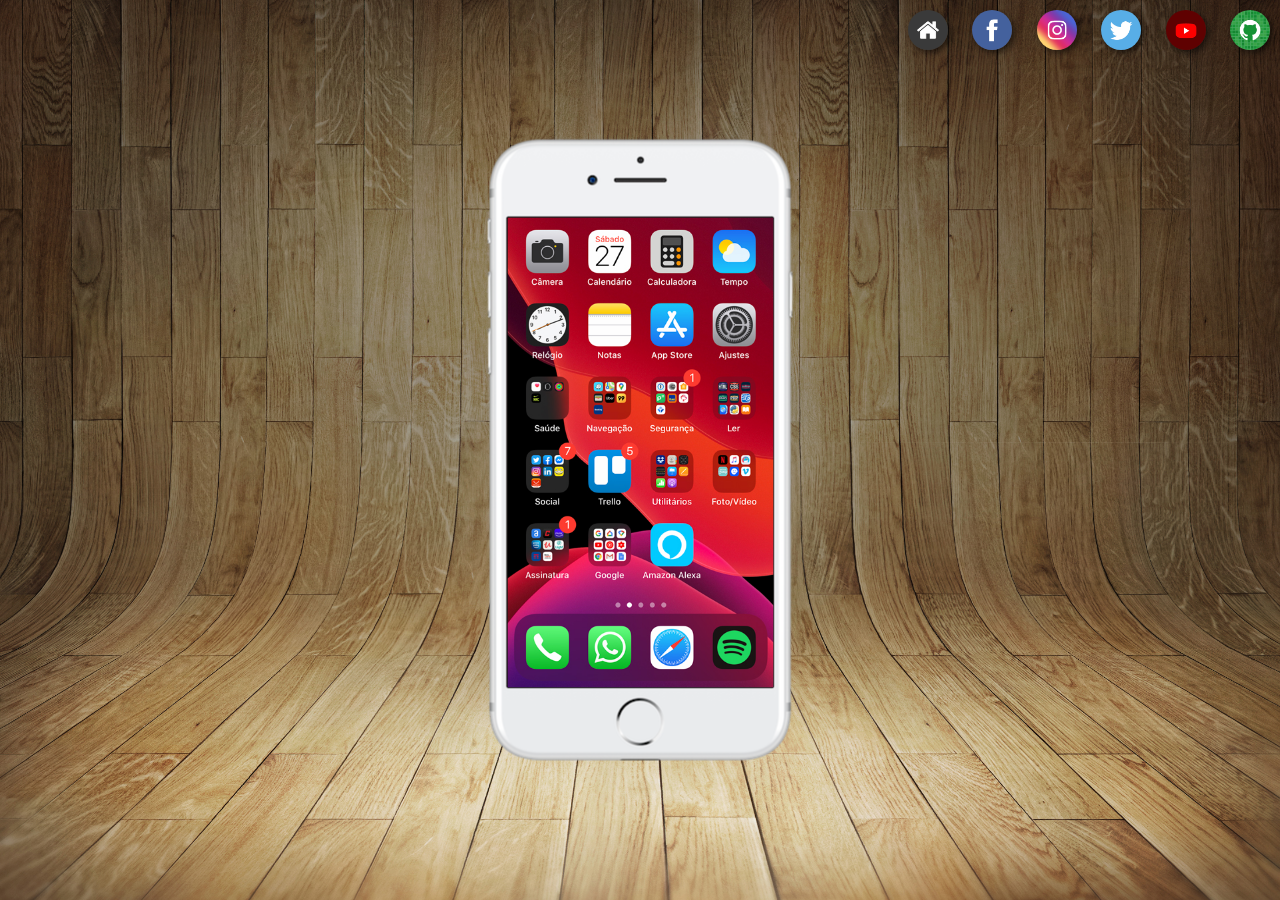
<file: index.html>
<!DOCTYPE html>
<html lang="pt-br">
<head>
    <meta charset="UTF-8">
    <meta http-equiv="X-UA-Compatible" content="IE=edge">
    <meta name="viewport" content="width=device-width, initial-scale=1.0">
    <link rel="shortcut icon" href="favicon.ico" type="image/x-icon">
    <link rel="stylesheet" href="estilos/style.css">
    <title>Projeto Redes Sociais</title>
</head>
<body>
    <main>
        <section id="telefone">
            <iframe src="home.html" frameborder="0" name="tela" id="tela">
                Seu navegador não é compatível com isso.
            </iframe>

        </section>
        <section id="redes-sociais">
            <a href="home.html" target="tela"><img src="imagens/logo-home.jpg" alt="Home"></a>
            <a href="face.html" target="tela"><img src="imagens/logo-facebook.jpg" alt="Facebook"></a>
            <a href="instagram.html" target="tela"><img src="imagens/logo-instagram.jpg" alt="Instagram"></a>
            <a href="twitter.html" target="tela"><img src="imagens/logo-twitter.jpg" alt="Twitter"></a>
            <a href="youtube.html" target="tela"><img src="imagens/logo-youtube.jpg" alt="Youtube"></a>
            <a href="github.html" target="tela"><img src="imagens/logo-github.jpg" alt="GitHub"></a>

        </section>

    </main>
</body>
</html>
</file>
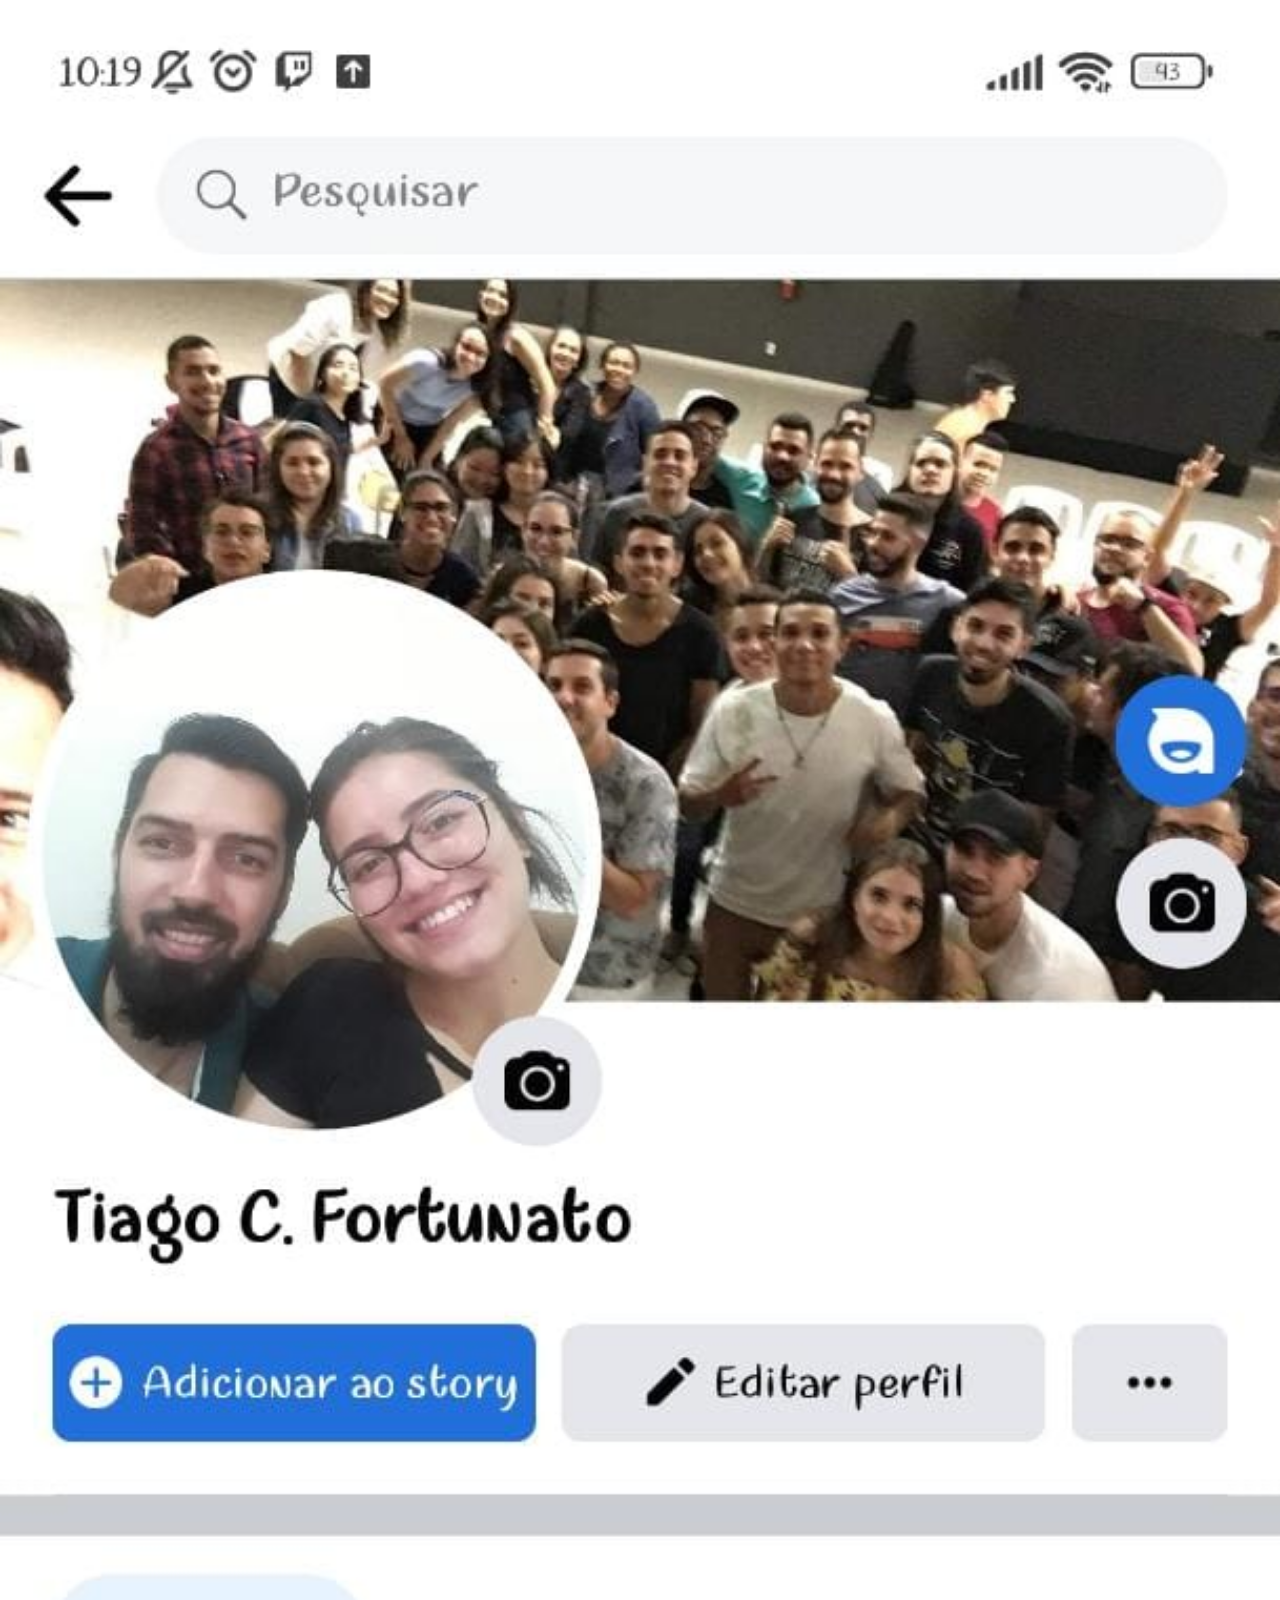
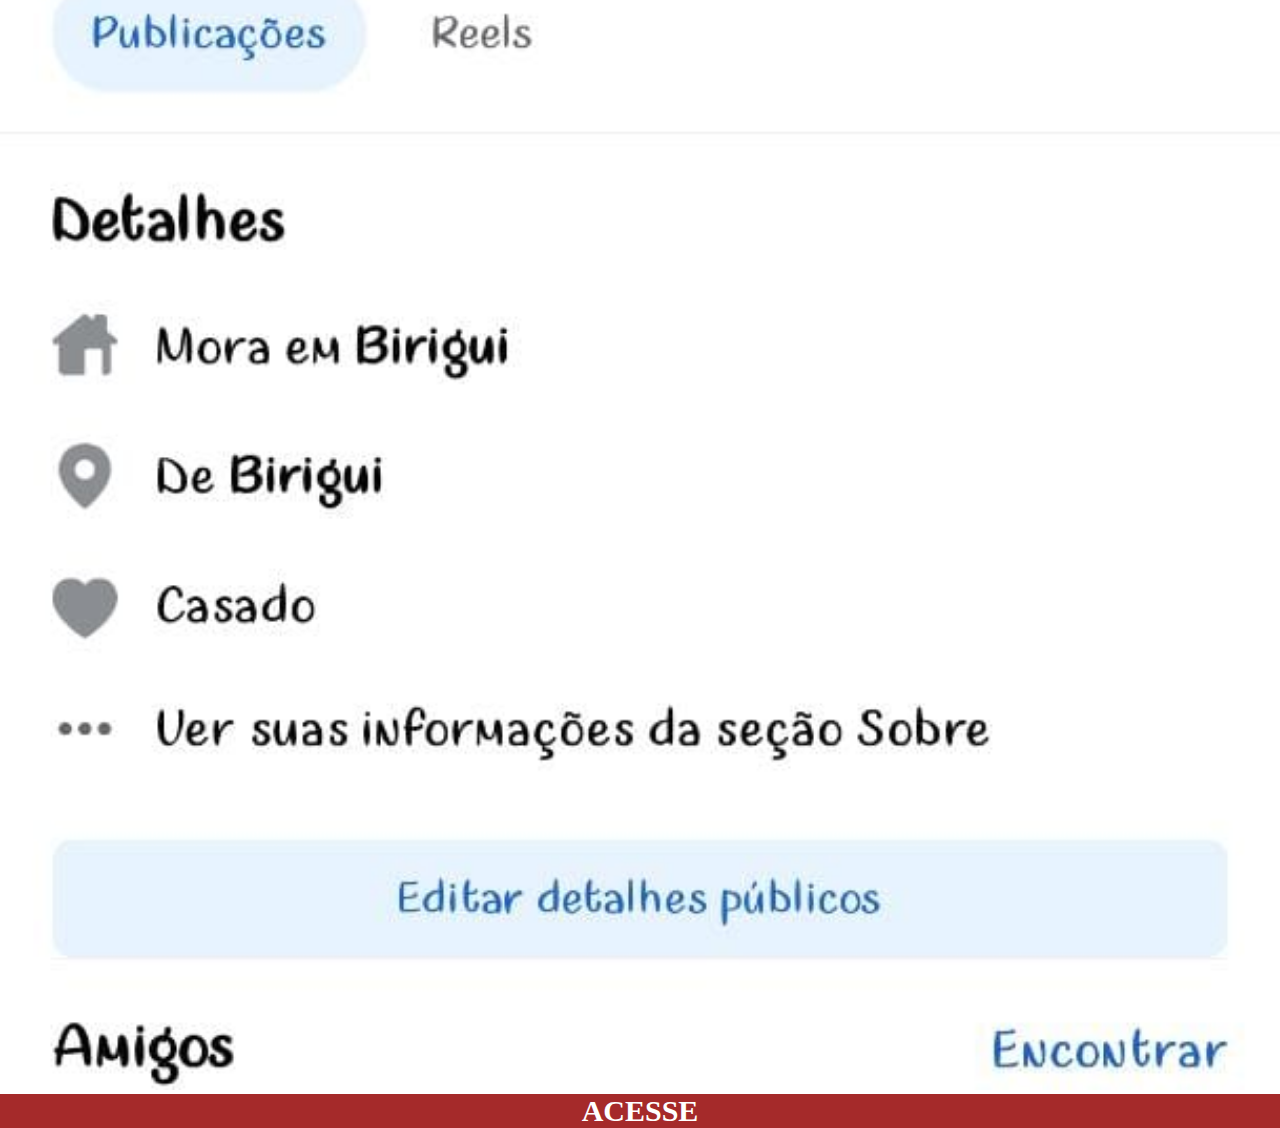
<file: face.html>
<!DOCTYPE html>
<html lang="pt-br">
<head>
    <meta charset="UTF-8">
    <meta http-equiv="X-UA-Compatible" content="IE=edge">
    <meta name="viewport" content="width=device-width, initial-scale=1.0">
    <link rel="stylesheet" href="estilos/rede.css">
    <title>Facebook</title>
</head>
<body>
    <img src="imagens/tela-facebook.jpeg" alt="facebook">
    <a href="https://www.facebook.com/tiago.fortunato.146?mibextid=ZbWKwL" target="_blank">ACESSE</a>
    
</body>
</html>
</file>
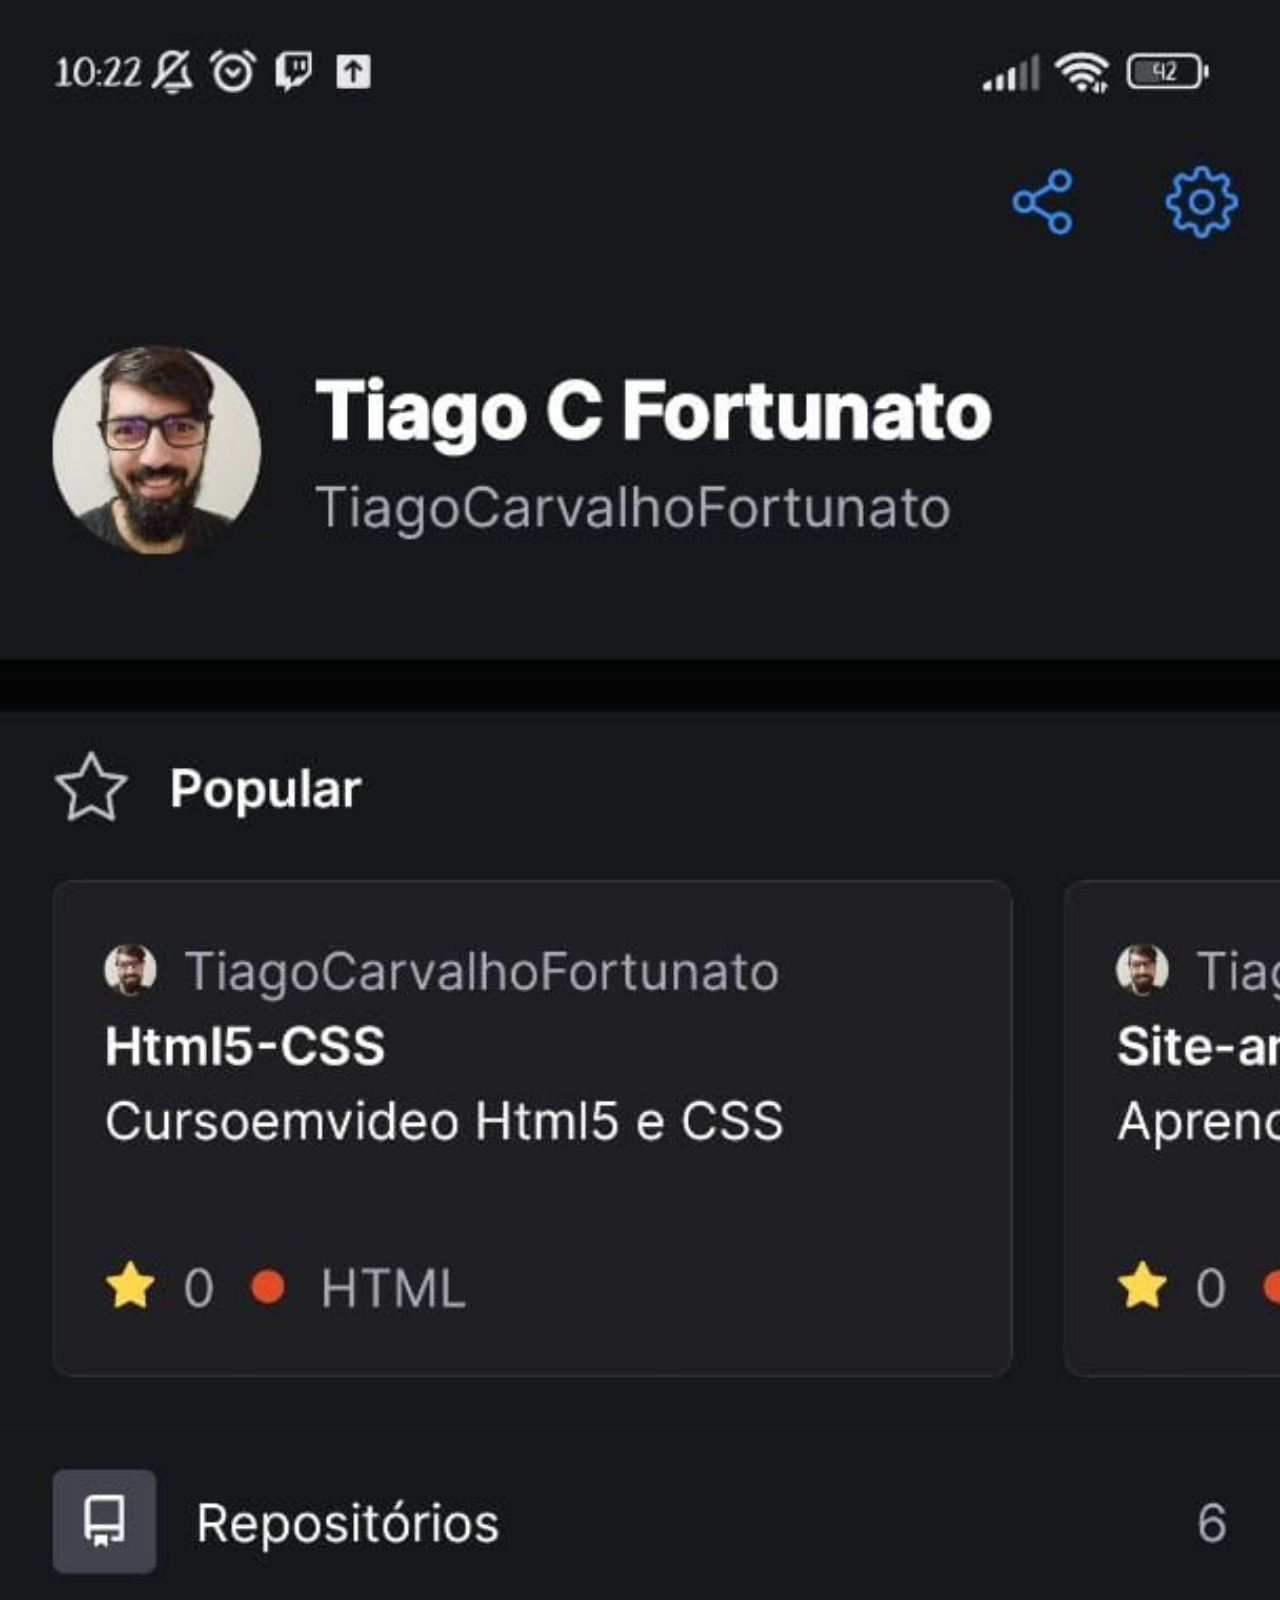
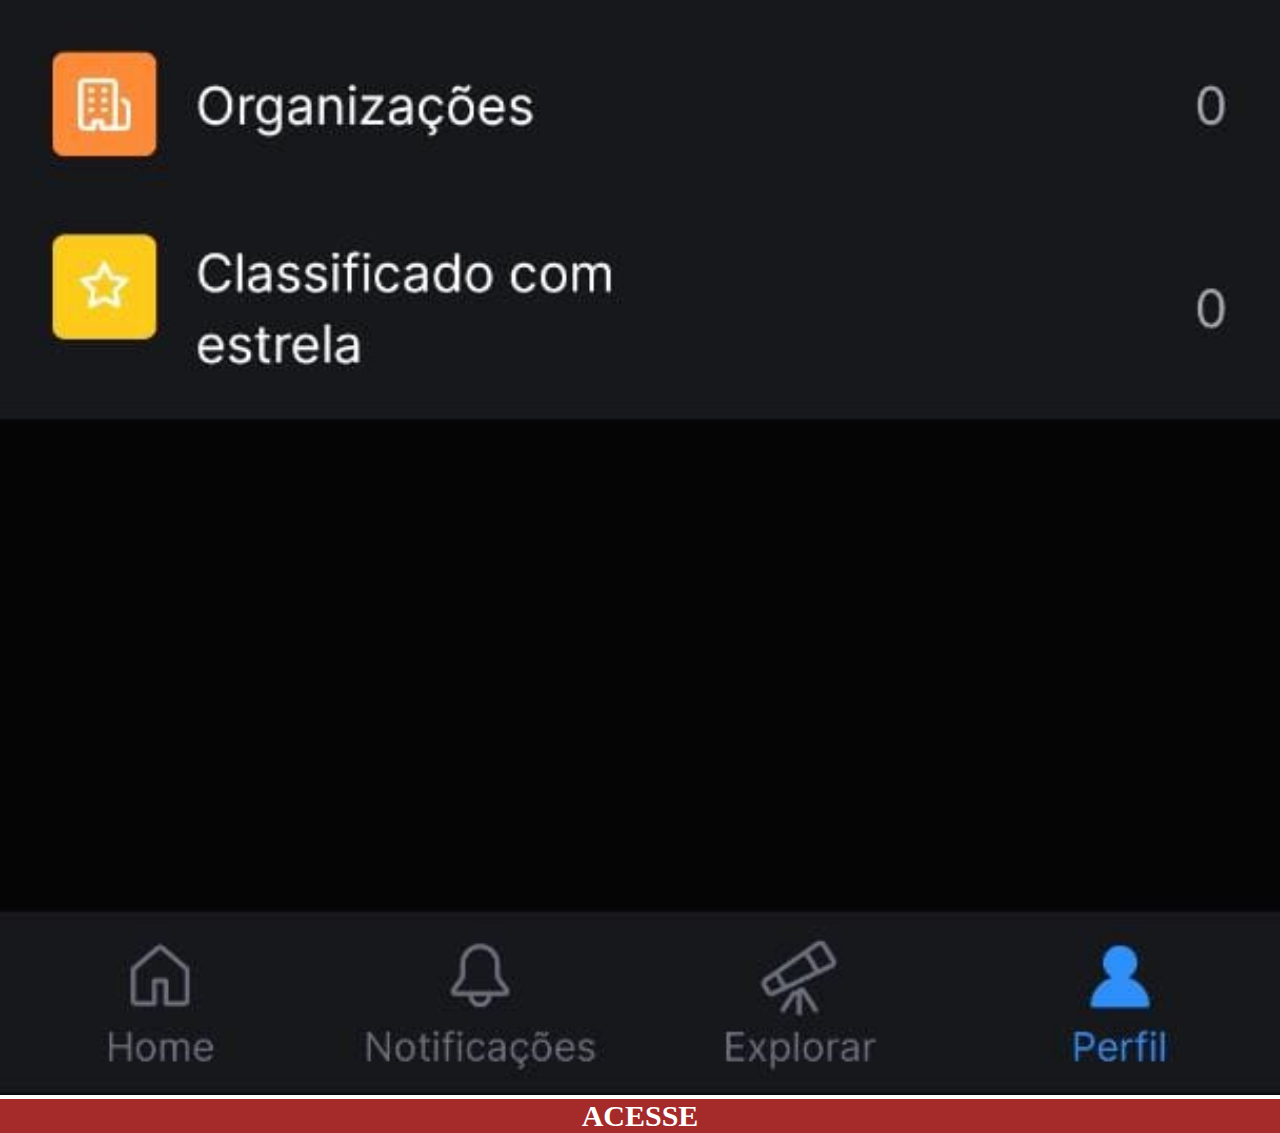
<file: github.html>
<!DOCTYPE html>
<html lang="pt-br">
<head>
    <meta charset="UTF-8">
    <meta http-equiv="X-UA-Compatible" content="IE=edge">
    <meta name="viewport" content="width=device-width, initial-scale=1.0">
    <link rel="stylesheet" href="estilos/rede.css">
    <title>GitHub</title>
</head>
<body>
    <img src="imagens/tela-github.jpeg" alt="github">
    <a href="https://github.com/TiagoCarvalhoFortunato" target="_blank">ACESSE</a>
    
</body>
</html>
</file>
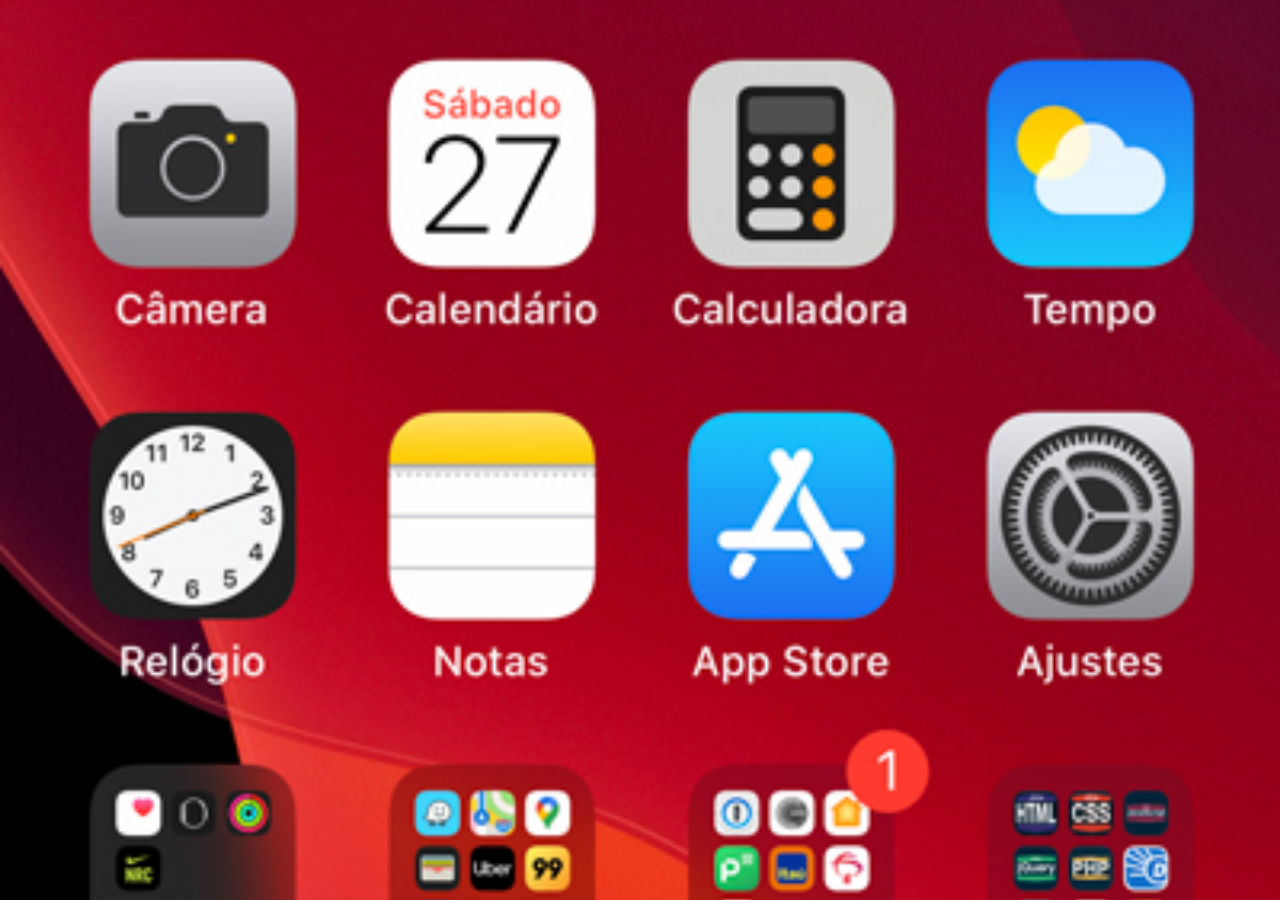
<file: home.html>
<!DOCTYPE html>
<html lang="pt-br">
<head>
    <meta charset="UTF-8">
    <meta http-equiv="X-UA-Compatible" content="IE=edge">
    <meta name="viewport" content="width=device-width, initial-scale=1.0">
    <title>Homr</title>
</head>
<style>
    * {
        margin: 0px;
        padding: 0px;
    }
    body{
        width: 100vw;
        height: 100vh;
        background: black url('imagens/tela-home.jpg') no-repeat top center;
        background-size: cover;
    }
</style>
<body>
    
</body>
</html>
</file>
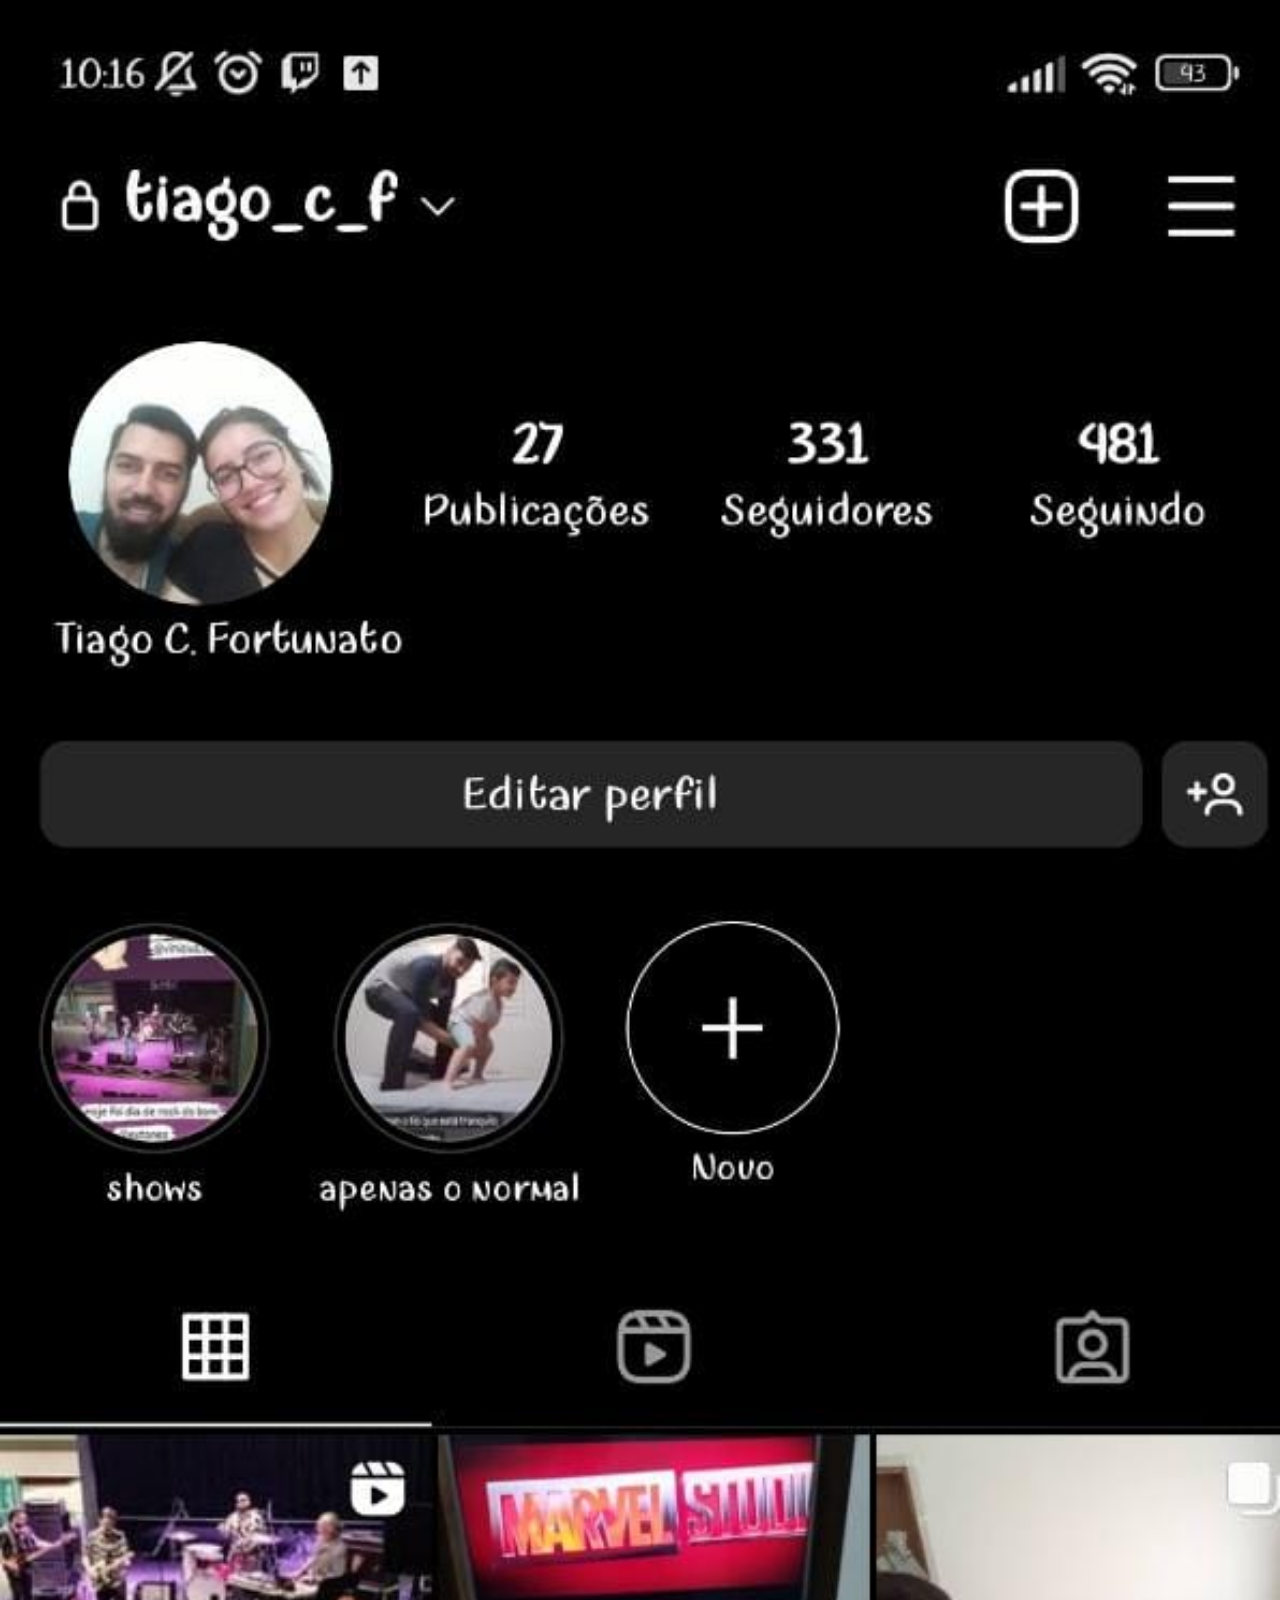
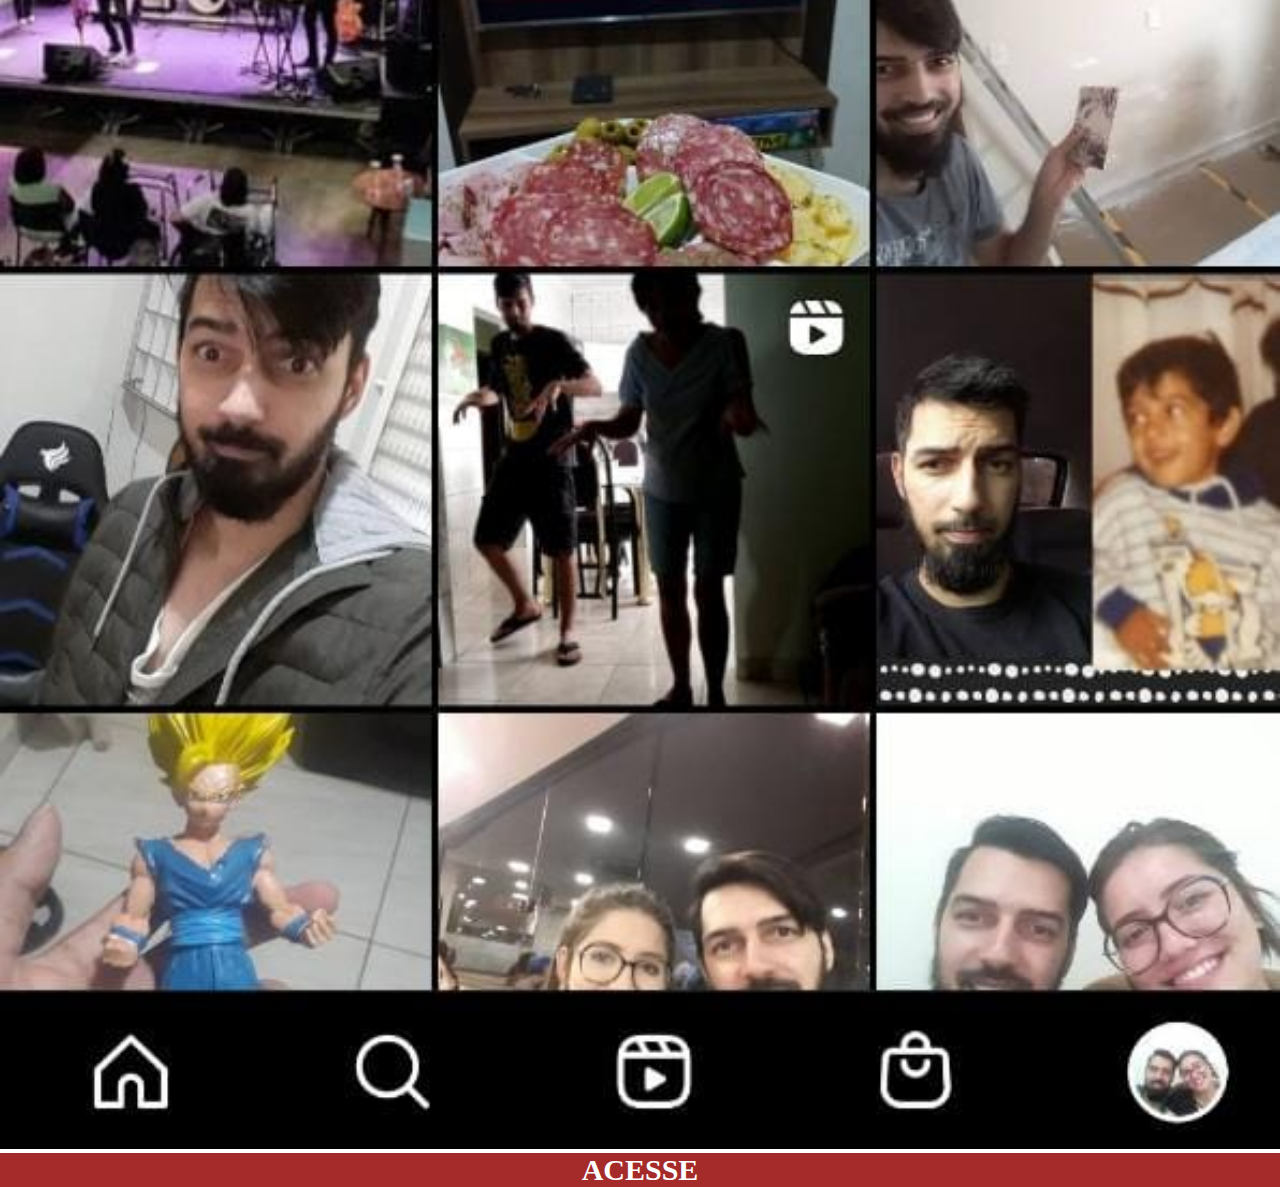
<file: instagram.html>
<!DOCTYPE html>
<html lang="pt-br">
<head>
    <meta charset="UTF-8">
    <meta http-equiv="X-UA-Compatible" content="IE=edge">
    <meta name="viewport" content="width=device-width, initial-scale=1.0">
    <link rel="stylesheet" href="estilos/rede.css">
    <title>Instagram</title>
</head>
<body>
    <img src="imagens/tela-instagram.jpeg" alt="Instagram">
    <a href="https://www.instagram.com/tiago_c_f/" target="_blank">ACESSE</a>
    
</body>
</html>
</file>
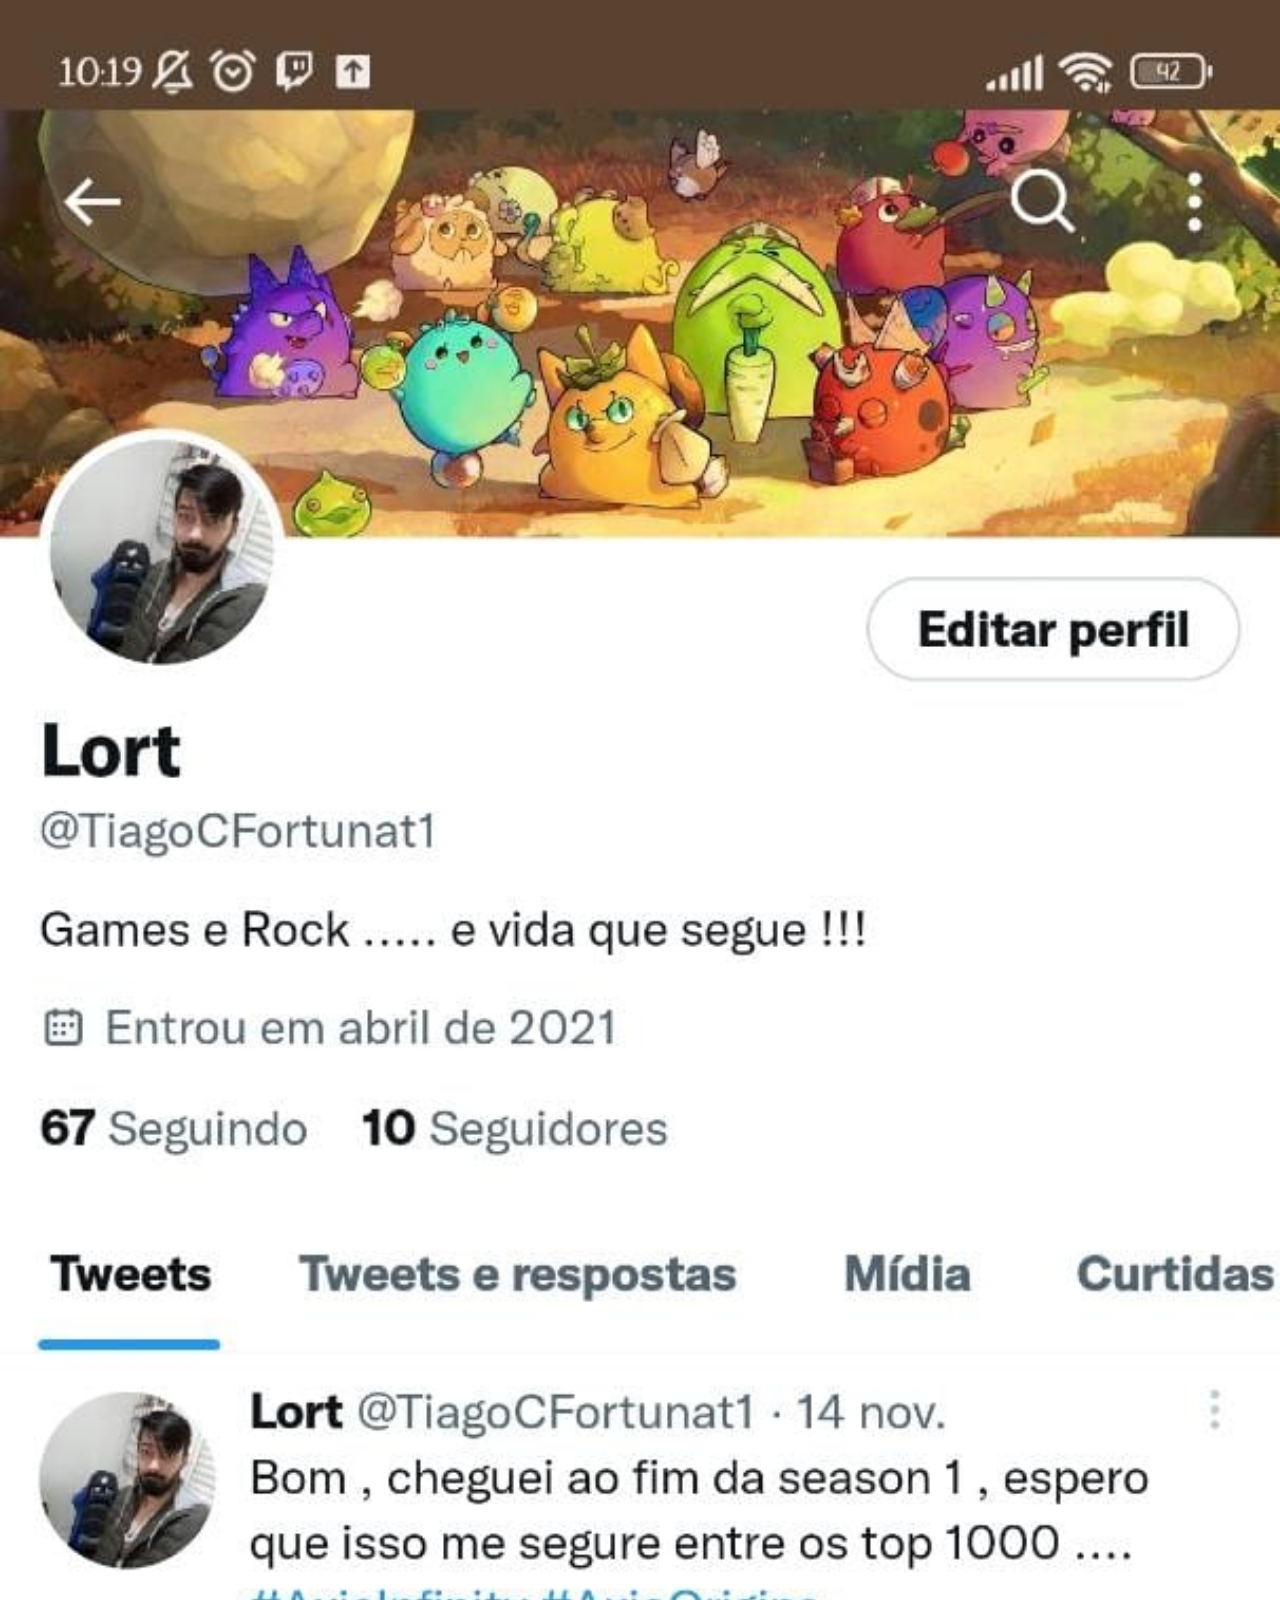
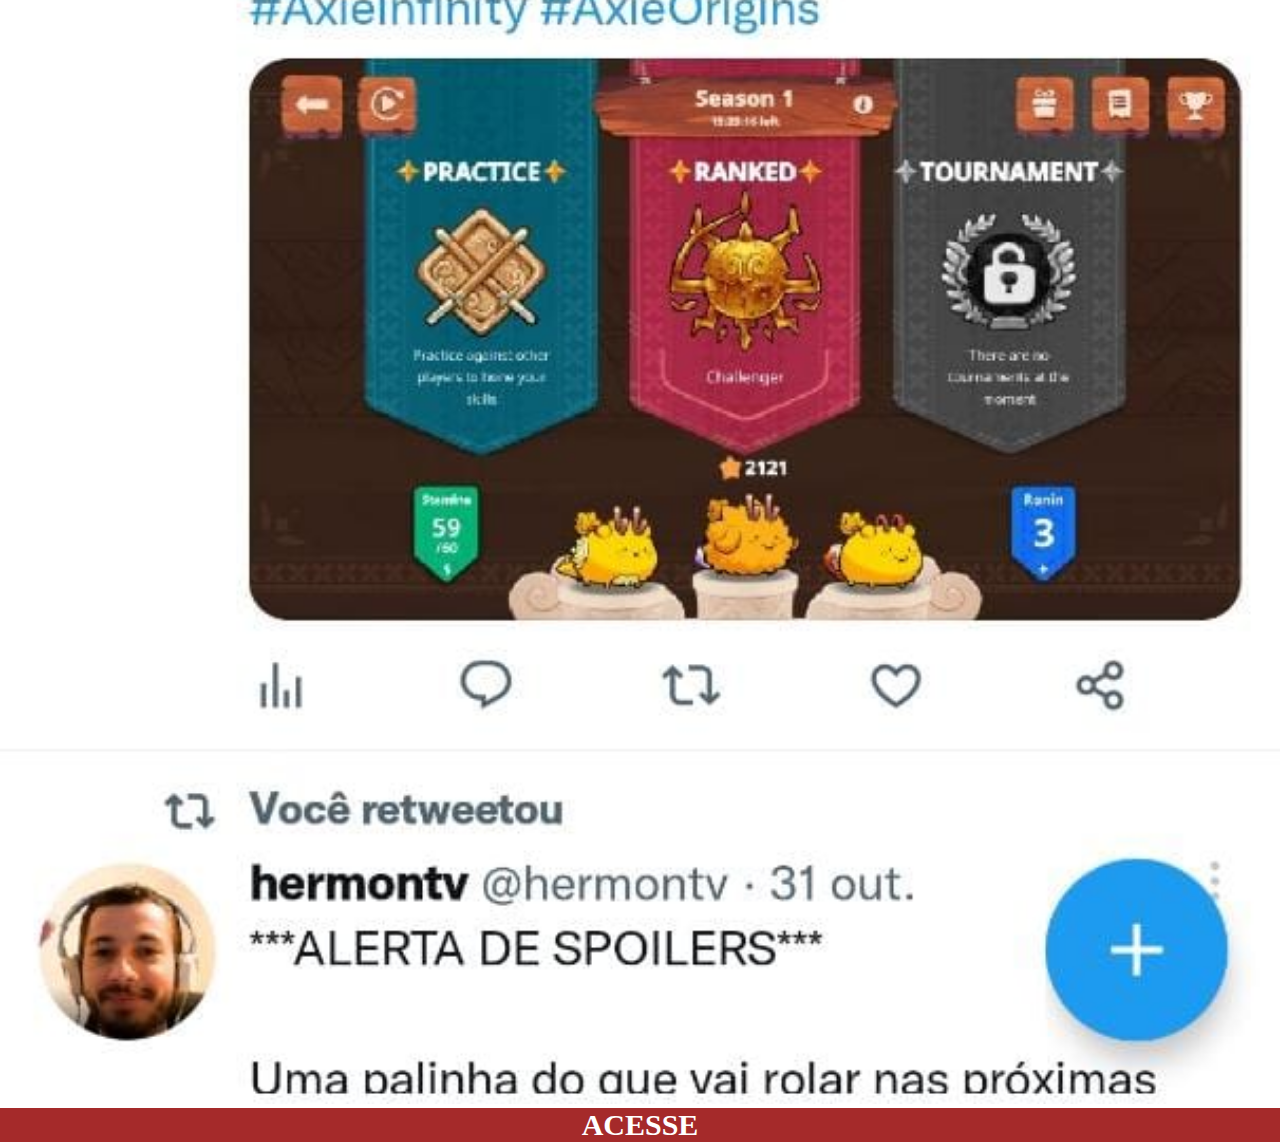
<file: twitter.html>
<!DOCTYPE html>
<html lang="pt-br">
<head>
    <meta charset="UTF-8">
    <meta http-equiv="X-UA-Compatible" content="IE=edge">
    <meta name="viewport" content="width=device-width, initial-scale=1.0">
    <link rel="stylesheet" href="estilos/rede.css">
    <title>Twitter</title>
</head>
<body>
    <img src="imagens/tela-twitter.jpeg" alt="Twitter">
    <a href="https://twitter.com/TiagoCFortunat1" target="_blank">ACESSE</a>

</body>
</html>
</file>
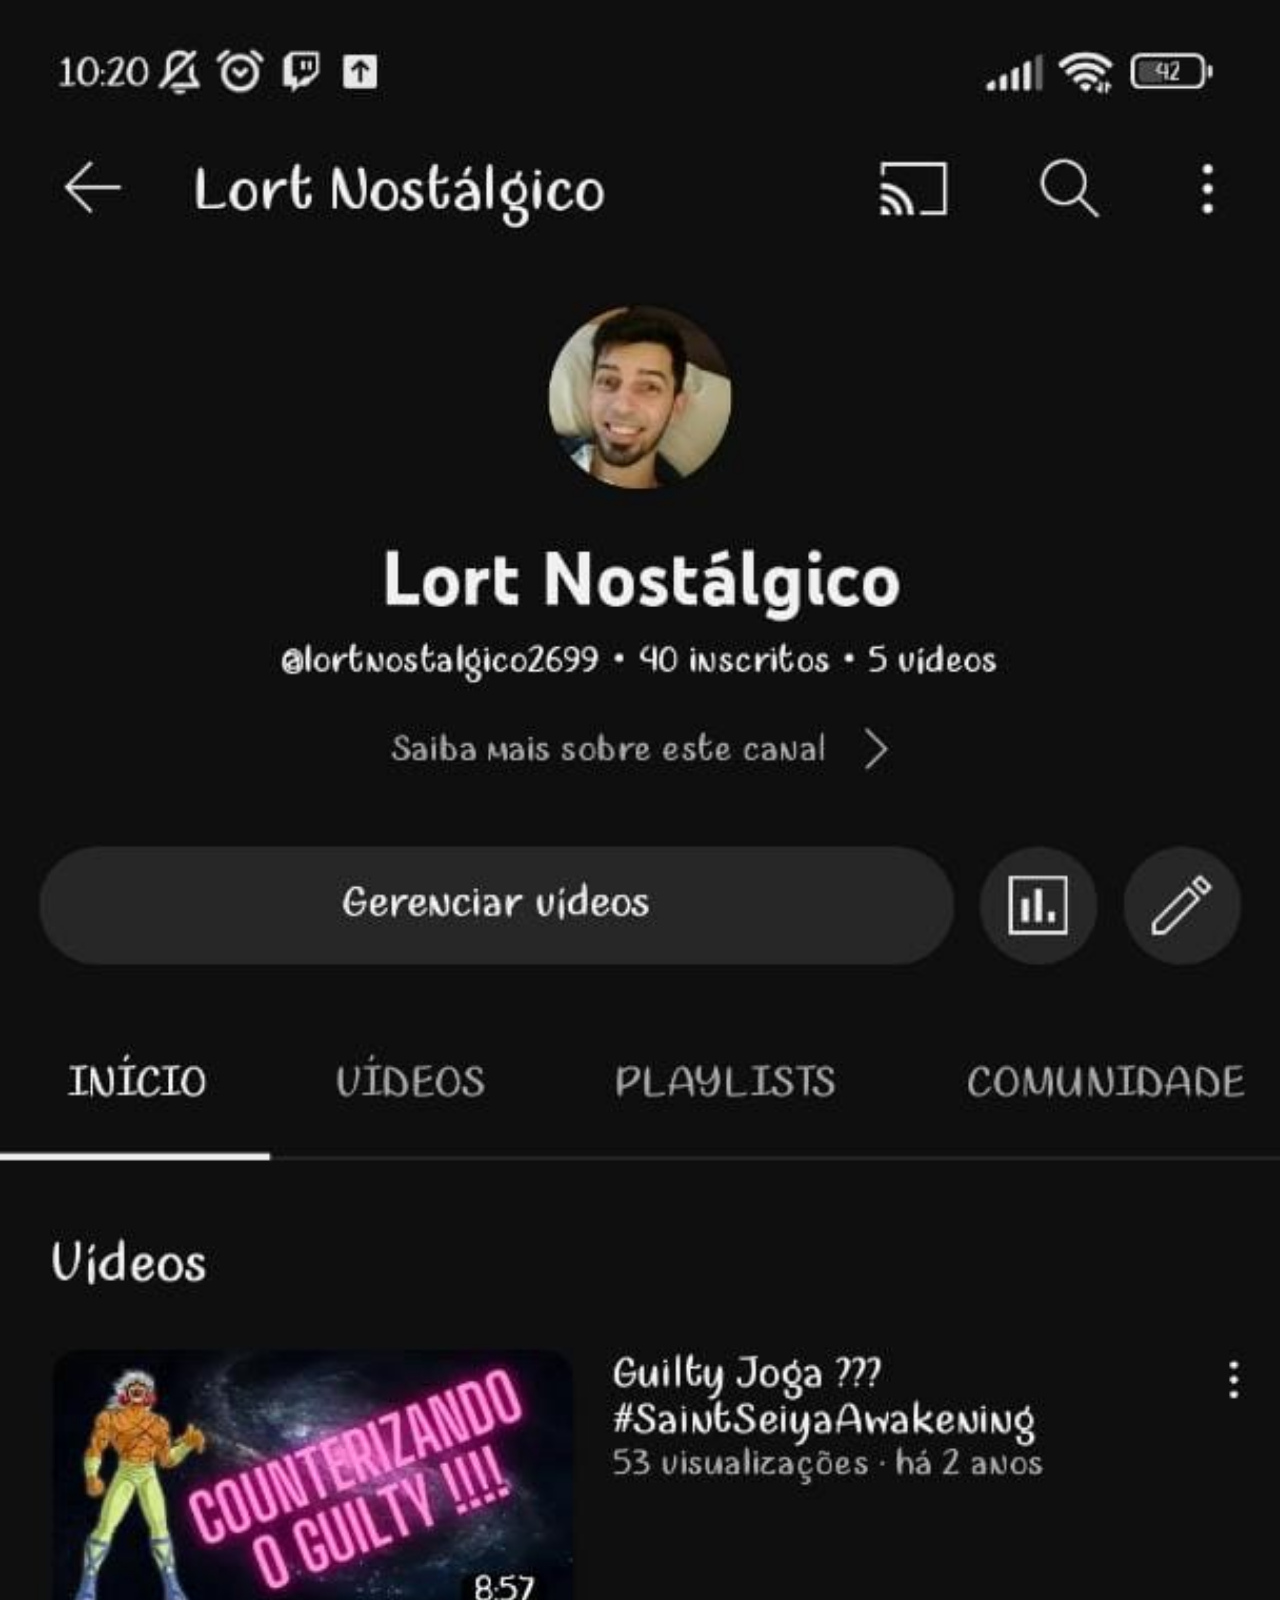
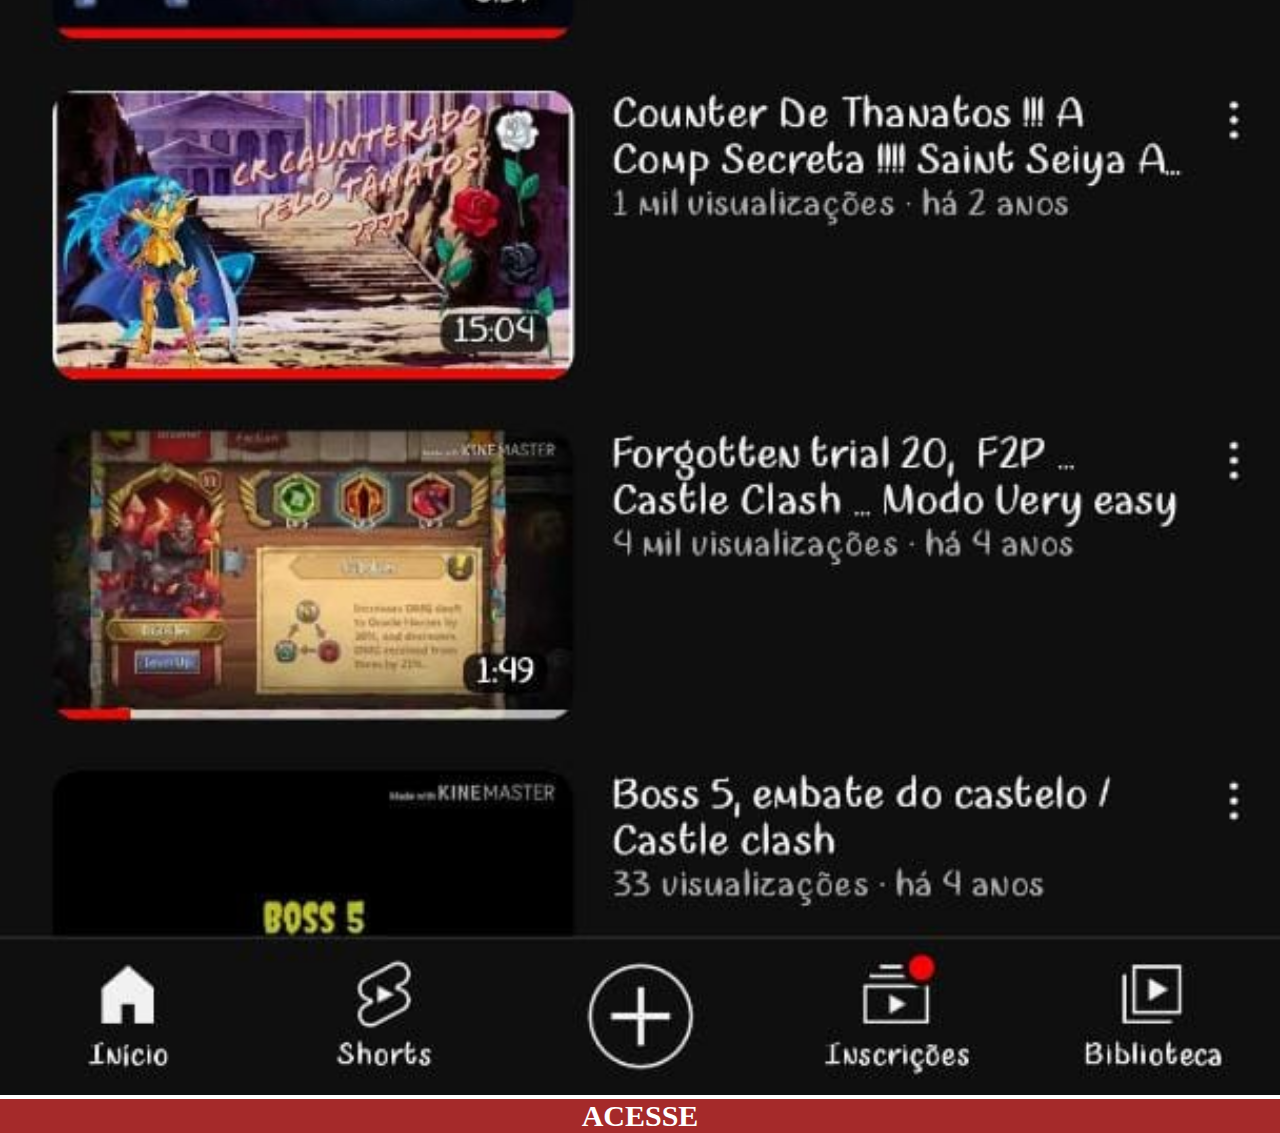
<file: youtube.html>
<!DOCTYPE html>
<html lang="pt-br">
<head>
    <meta charset="UTF-8">
    <meta http-equiv="X-UA-Compatible" content="IE=edge">
    <meta name="viewport" content="width=device-width, initial-scale=1.0">
    <link rel="stylesheet" href="estilos/rede.css">
    <title>youtube</title>
</head>
<body>
    <img src="imagens/tela-youtube.jpeg" alt="youtube">
    <a href="https://www.youtube.com/channel/UCIjCCJxYbUn3Q5X4LiJtHOg" target="_blank">ACESSE</a>
    
</body>
</html>
</file>
<file: estilos/style.css>
@charset "UTF-8";

* {
    margin: 0px;
    padding: 0px;
    font-family: Arial, Helvetica, sans-serif;
}


html, body {
    height: 100vh;
    width: 100vw;
    background-color: black;
}

body {
    background: url('../imagens/fundo-madeira.jpg') no-repeat top center;
    background-attachment: fixed;
    background-size: cover;
}

main {
    height: 100vh;
    position: relative;

}

section#telefone {
    position: absolute;
    top: 50%;
    left: 50%;
    transform: translate(-50%, -50%);

    background: url('../imagens/frame-iphone.png') no-repeat;
    height: 627px;
    width: 311px;

}

iframe#tela {
    position: relative;
    top: 81px;
    left: 23px;
    width: 266px;
    height: 470px;

}

section#redes-sociais {
    text-align: right;
   
}

section#redes-sociais img {
    width: 40px;
    margin: 10px;
    border-radius: 50%;
    box-shadow: 3px 3px 6px rgba(0, 0, 0, 0.562);
    box-sizing: border-box;
}

section#redes-sociais img:hover {
    border: 2px solid rgba(255, 255, 0, 0.507);
    transform: translate(-10%, -10%);
    box-shadow: 6px 6px 12px black;
    transition-duration: .3s;
}
</file>
<file: estilos/rede.css>
@charset "UTF-8";


    * {
        margin: 0px;
        padding: 0px;
    }

    ::-webkit-scrollbar {
    width: 0px;
    height: 0px;
    }

    img {
        width: 100vw;

    }



    a {
        display: block;
        text-align: center;
        background-color: brown;
        font-size: 30px;
        color: white;
        font-weight: bold;
        text-decoration: none;

    }

    a:hover {
        background-color: red;
    }
</file>
